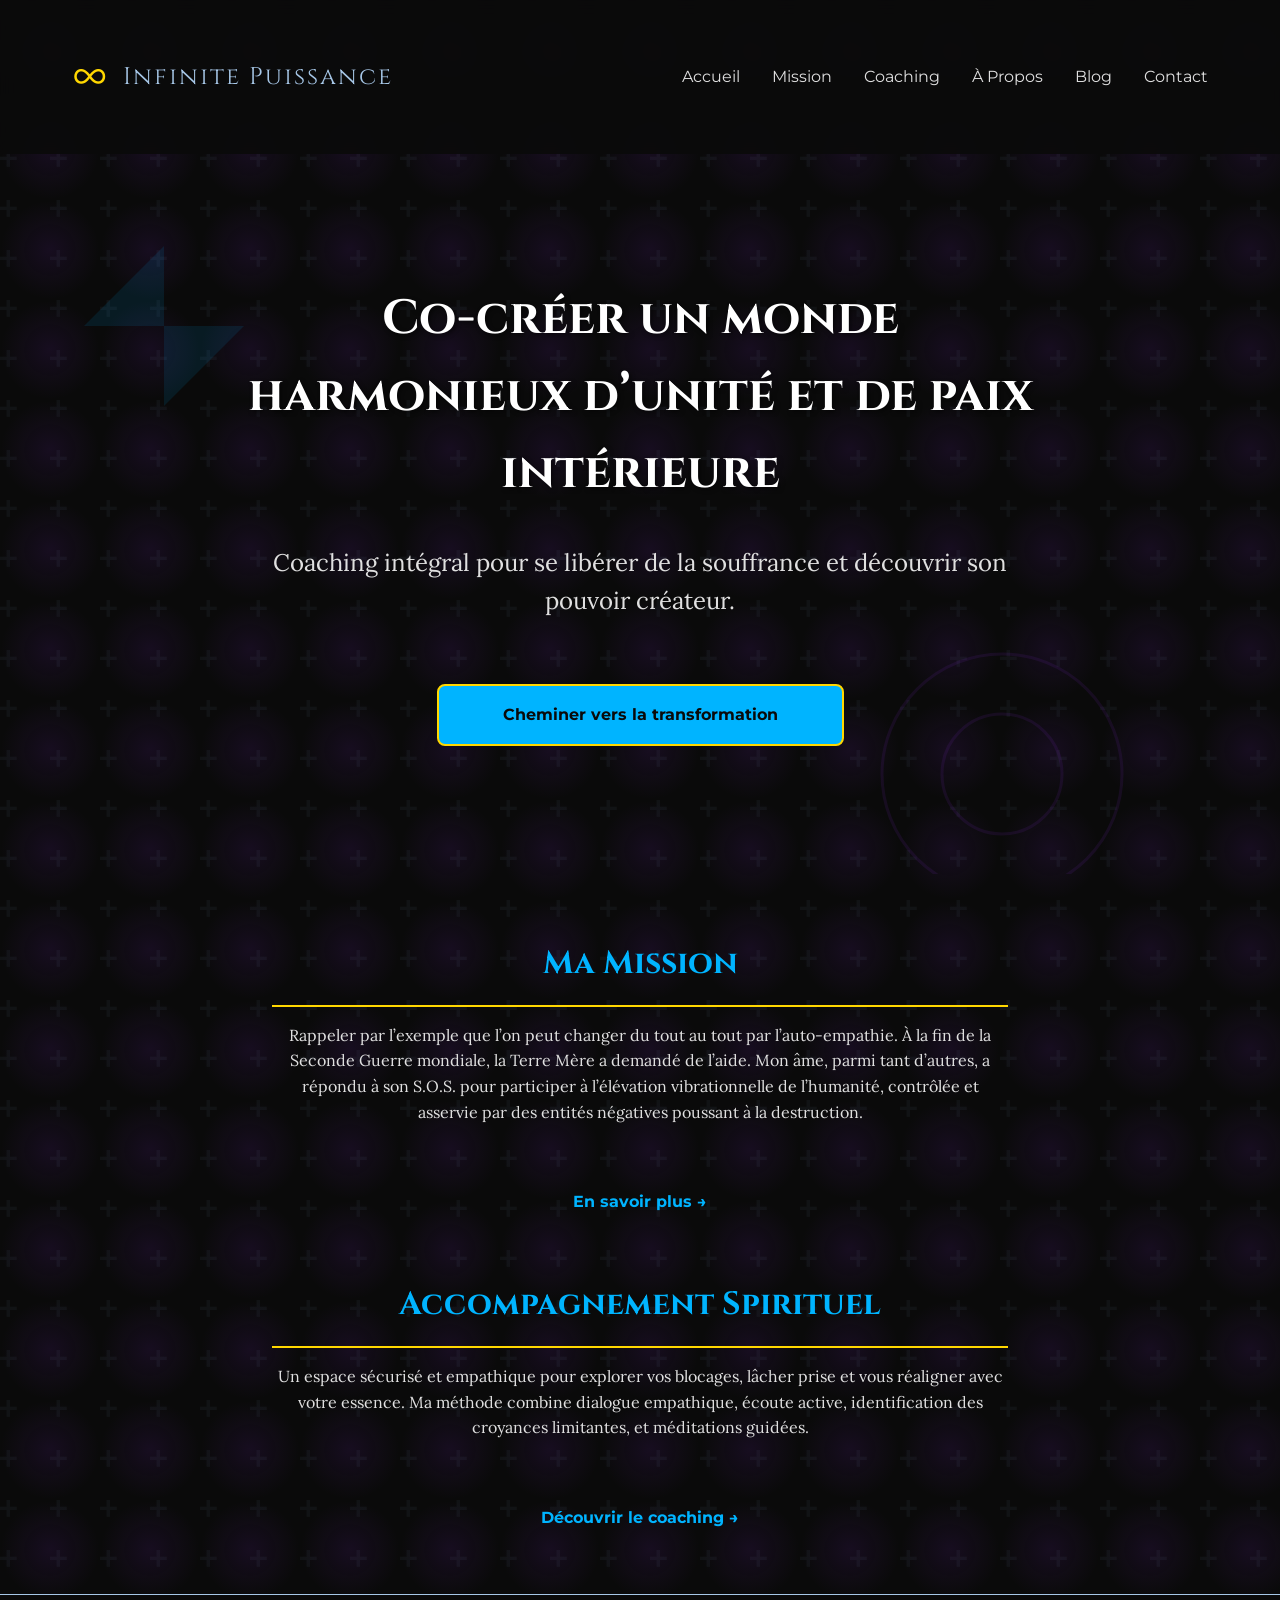
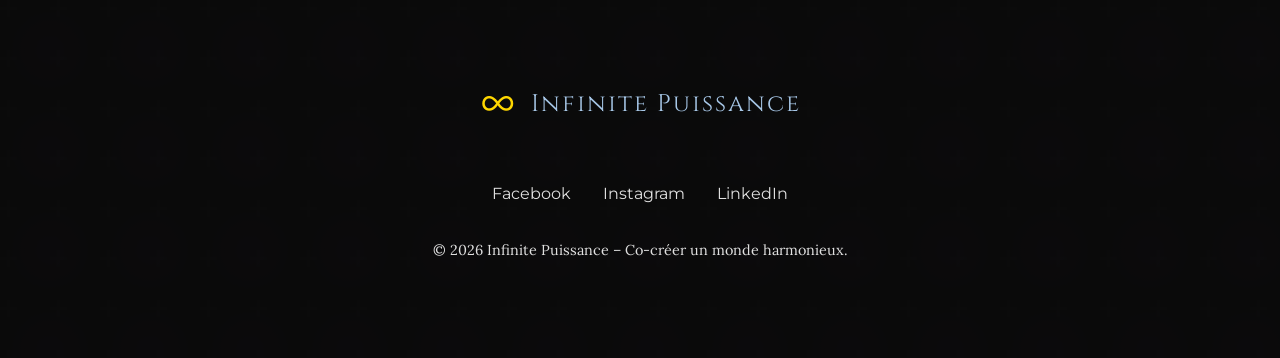
<file: index.html>
<!DOCTYPE html>
<html lang="fr">
<head>
    <meta charset="UTF-8">
    <meta name="viewport" content="width=device-width, initial-scale=1.0">
    <title>Infinite Puissance | Co-créer un monde harmonieux</title>
    <link rel="stylesheet" href="css/style.css">
    <link rel="icon" href="assets/images/favicon.ico" type="image/x-icon">
    <link rel="preconnect" href="https://fonts.googleapis.com">
    <link rel="preconnect" href="https://fonts.gstatic.com" crossorigin>
    <link href="https://fonts.googleapis.com/css2?family=Cinzel:wght@400;700&family=Lora:ital,wght@0,400;0,700;1,400&family=Montserrat:wght@400;700&display=swap" rel="stylesheet">
</head>
<body>
    <header>
        <div class="header-content">
            <a href="index.html" class="logo">
                <span class="logo-text" style="color: #FFD700;font-size: 3.5rem">∞</span>
                <span class="logo-text">Infinite Puissance</span>
            </a>
            <nav>
                <ul>
                    <li><a href="index.html">Accueil</a></li>
                    <li><a href="mission.html">Mission</a></li>
                    <li><a href="coaching.html">Coaching</a></li>
                    <li><a href="a-propos.html">À Propos</a></li>
                    <li><a href="blog/index.html">Blog</a></li>
                    <li><a href="contact.html">Contact</a></li>
                </ul>
            </nav>
        </div>
    </header>

    <main>
        <section class="hero">
            <div class="hero-content">
                <h1>Co-créer un monde harmonieux d’unité et de paix intérieure</h1>
                <p class="subtitle">Coaching intégral pour se libérer de la souffrance et découvrir son pouvoir créateur.</p>
                <a href="contact.html" class="cta-button">Cheminer vers la transformation</a>
            </div>
            <div class="hero-symbols">
                <div class="symbol merkaba"></div>
                <div class="symbol fleur-de-vie"></div>
            </div>
        </section>

        <section class="mission-preview">
            <h2>Ma Mission</h2>
            <p>
                Rappeler par l’exemple que l’on peut changer du tout au tout par l’auto-empathie.
                À la fin de la Seconde Guerre mondiale, la Terre Mère a demandé de l’aide. Mon âme, parmi tant d’autres, 
                a répondu à son S.O.S. pour participer à l’élévation vibrationnelle de l’humanité, contrôlée et asservie 
                par des entités négatives poussant à la destruction.
            </p>
            <a href="mission.html" class="read-more">En savoir plus →</a>
        </section>

        <section class="services-preview">
            <h2>Accompagnement Spirituel</h2>
            <p>
                Un espace sécurisé et empathique pour explorer vos blocages, lâcher prise et vous réaligner avec votre essence.
                Ma méthode combine dialogue empathique, écoute active, identification des croyances limitantes, et méditations guidées.
            </p>
            <a href="coaching.html" class="read-more">Découvrir le coaching →</a>
        </section>
    </main>

    <footer>
        <div class="footer-content">
            <div class="footer-logo">
                <span class="logo-text" style="color: #FFD700;font-size: 3.5rem">∞</span>
                <span class="logo-text">Infinite Puissance</span>
            </div>
            <div class="footer-links">
                <a href="https://www.facebook.com/JeanChristophe.Houbre/" target="_blank">Facebook</a>
                <a href="https://www.instagram.com/jeanchristophe.houbre/" target="_blank">Instagram</a>
                <a href="https://www.linkedin.com/in/jean-christophe-h-224909272/" target="_blank">LinkedIn</a>
            </div>
            <p class="copyright">© 2026 Infinite Puissance – Co-créer un monde harmonieux.</p>
        </div>
    </footer>
</body>
</html>
</file>
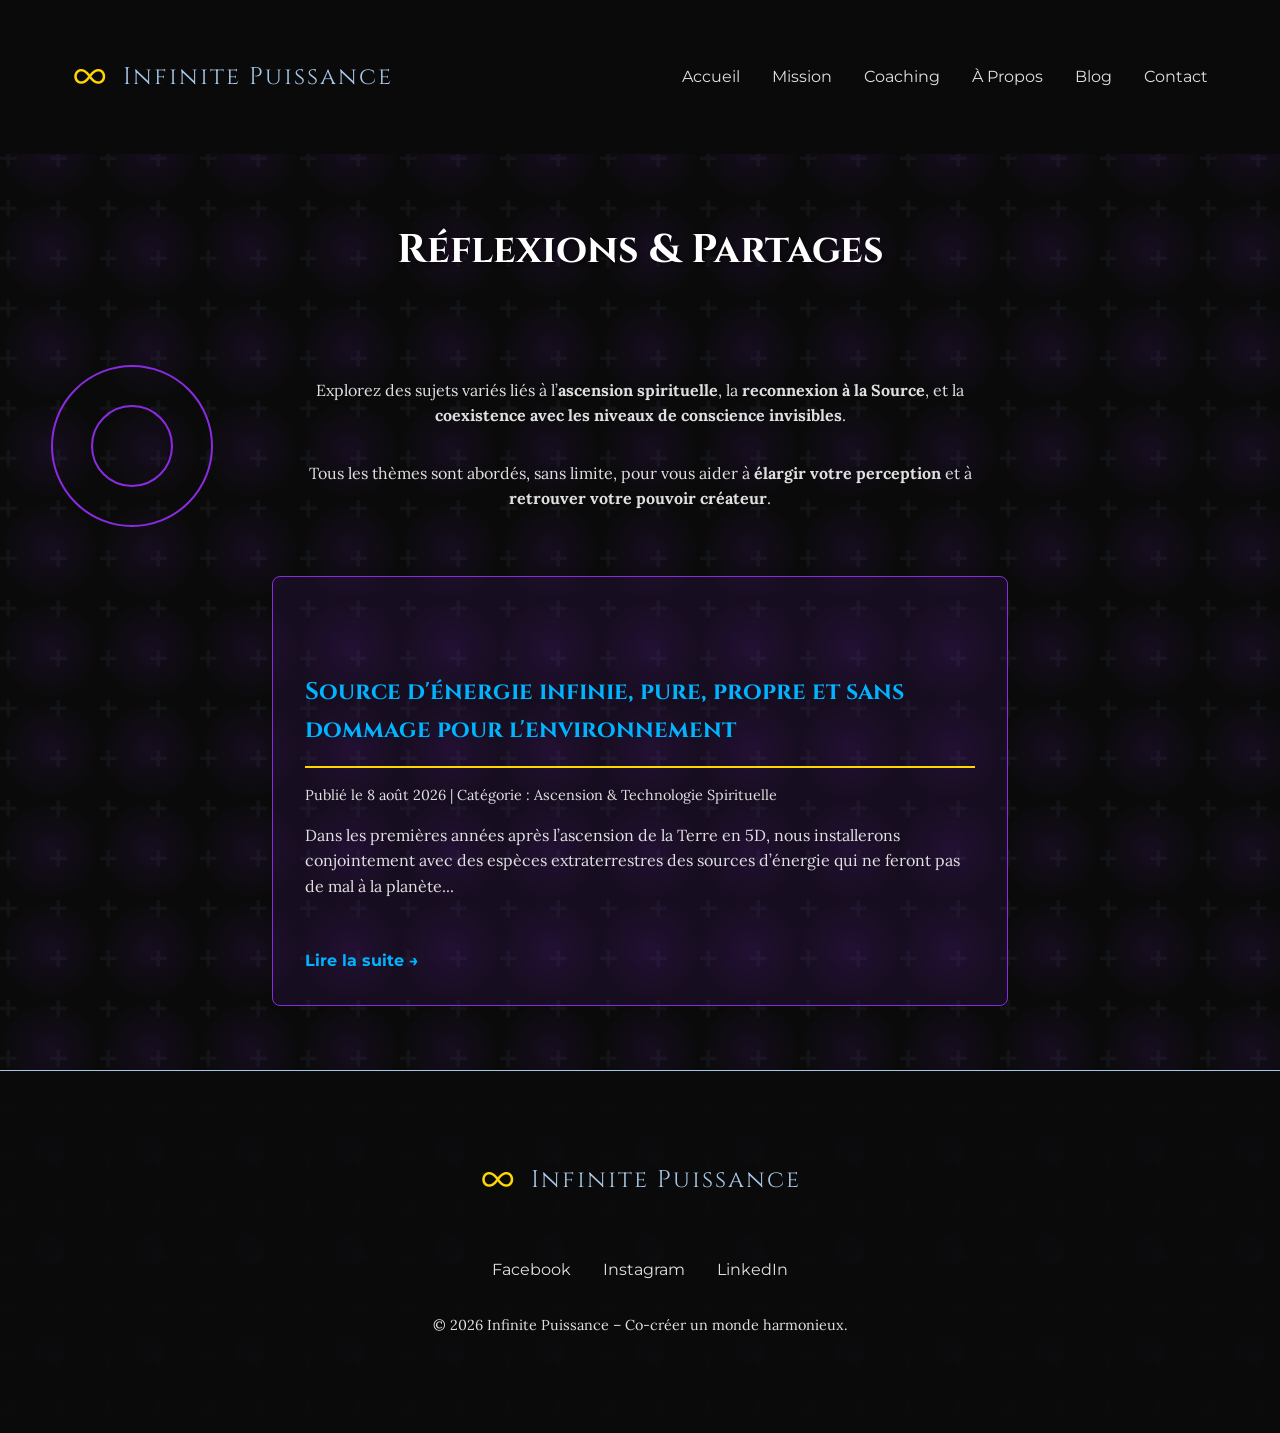
<file: blog/index.html>
<!DOCTYPE html>
<html lang="fr">
<head>
    <meta charset="UTF-8">
    <meta name="viewport" content="width=device-width, initial-scale=1.0">
    <title>Blog | Infinite Puissance</title>
    <link rel="stylesheet" href="../css/style.css">
    <link rel="icon" href="../assets/images/favicon.ico" type="image/x-icon">
    <link rel="preconnect" href="https://fonts.googleapis.com">
    <link rel="preconnect" href="https://fonts.gstatic.com" crossorigin>
    <link href="https://fonts.googleapis.com/css2?family=Cinzel:wght@400;700&family=Lora:ital,wght@0,400;0,700;1,400&family=Montserrat:wght@400;700&display=swap" rel="stylesheet">
</head>
<body>
    <header>
        <div class="header-content">
            <a href="index.html" class="logo">
                <span class="logo-text" style="color: #FFD700;font-size: 3.5rem">∞</span>
                <span class="logo-text">Infinite Puissance</span>
            </a>
            <nav>
                <ul>
                    <li><a href="../index.html">Accueil</a></li>
                    <li><a href="../mission.html">Mission</a></li>
                    <li><a href="../coaching.html">Coaching</a></li>
                    <li><a href="../a-propos.html">À Propos</a></li>
                    <li><a href="index.html">Blog</a></li>
                    <li><a href="../contact.html">Contact</a></li>
                </ul>
            </nav>
        </div>
    </header>

    <main>
        <section class="page-header">
            <h1>Réflexions & Partages</h1>
            <div class="symbol fleur-de-vie-large"></div>
        </section>

        <section class="blog-description">
            <p>
                Explorez des sujets variés liés à l’<strong>ascension spirituelle</strong>, la <strong>reconnexion à la Source</strong>, 
                et la <strong>coexistence avec les niveaux de conscience invisibles</strong>.
            </p>
            <p>
                Tous les thèmes sont abordés, sans limite, pour vous aider à <strong>élargir votre perception</strong> 
                et à <strong>retrouver votre pouvoir créateur</strong>.
            </p>
        </section>

        <section class="blog-list">
            <article class="blog-card">
                <h2><a href="source-energie-infinie.html">Source d'énergie infinie, pure, propre et sans dommage pour l'environnement</a></h2>
                <p class="blog-meta">Publié le 8 août 2026 | Catégorie : Ascension & Technologie Spirituelle</p>
                <p class="blog-excerpt">
                    Dans les premières années après l’ascension de la Terre en 5D, nous installerons conjointement avec des espèces extraterrestres 
                    des sources d’énergie qui ne feront pas de mal à la planète...
                </p>
                <a href="source-energie-infinie.html" class="read-more">Lire la suite →</a>
            </article>
        </section>
    </main>

    <footer>
        <div class="footer-content">
            <div class="footer-logo">
                <span class="logo-text" style="color: #FFD700;font-size: 3.5rem">∞</span>
                <span class="logo-text">Infinite Puissance</span>
            </div>
            <div class="footer-links">
                <a href="https://www.facebook.com/JeanChristophe.Houbre/" target="_blank">Facebook</a>
                <a href="https://www.instagram.com/jeanchristophe.houbre/" target="_blank">Instagram</a>
                <a href="https://www.linkedin.com/in/jean-christophe-h-224909272/" target="_blank">LinkedIn</a>
            </div>
            <p class="copyright">© 2026 Infinite Puissance – Co-créer un monde harmonieux.</p>
        </div>
    </footer>
</body>
</html>
</file>
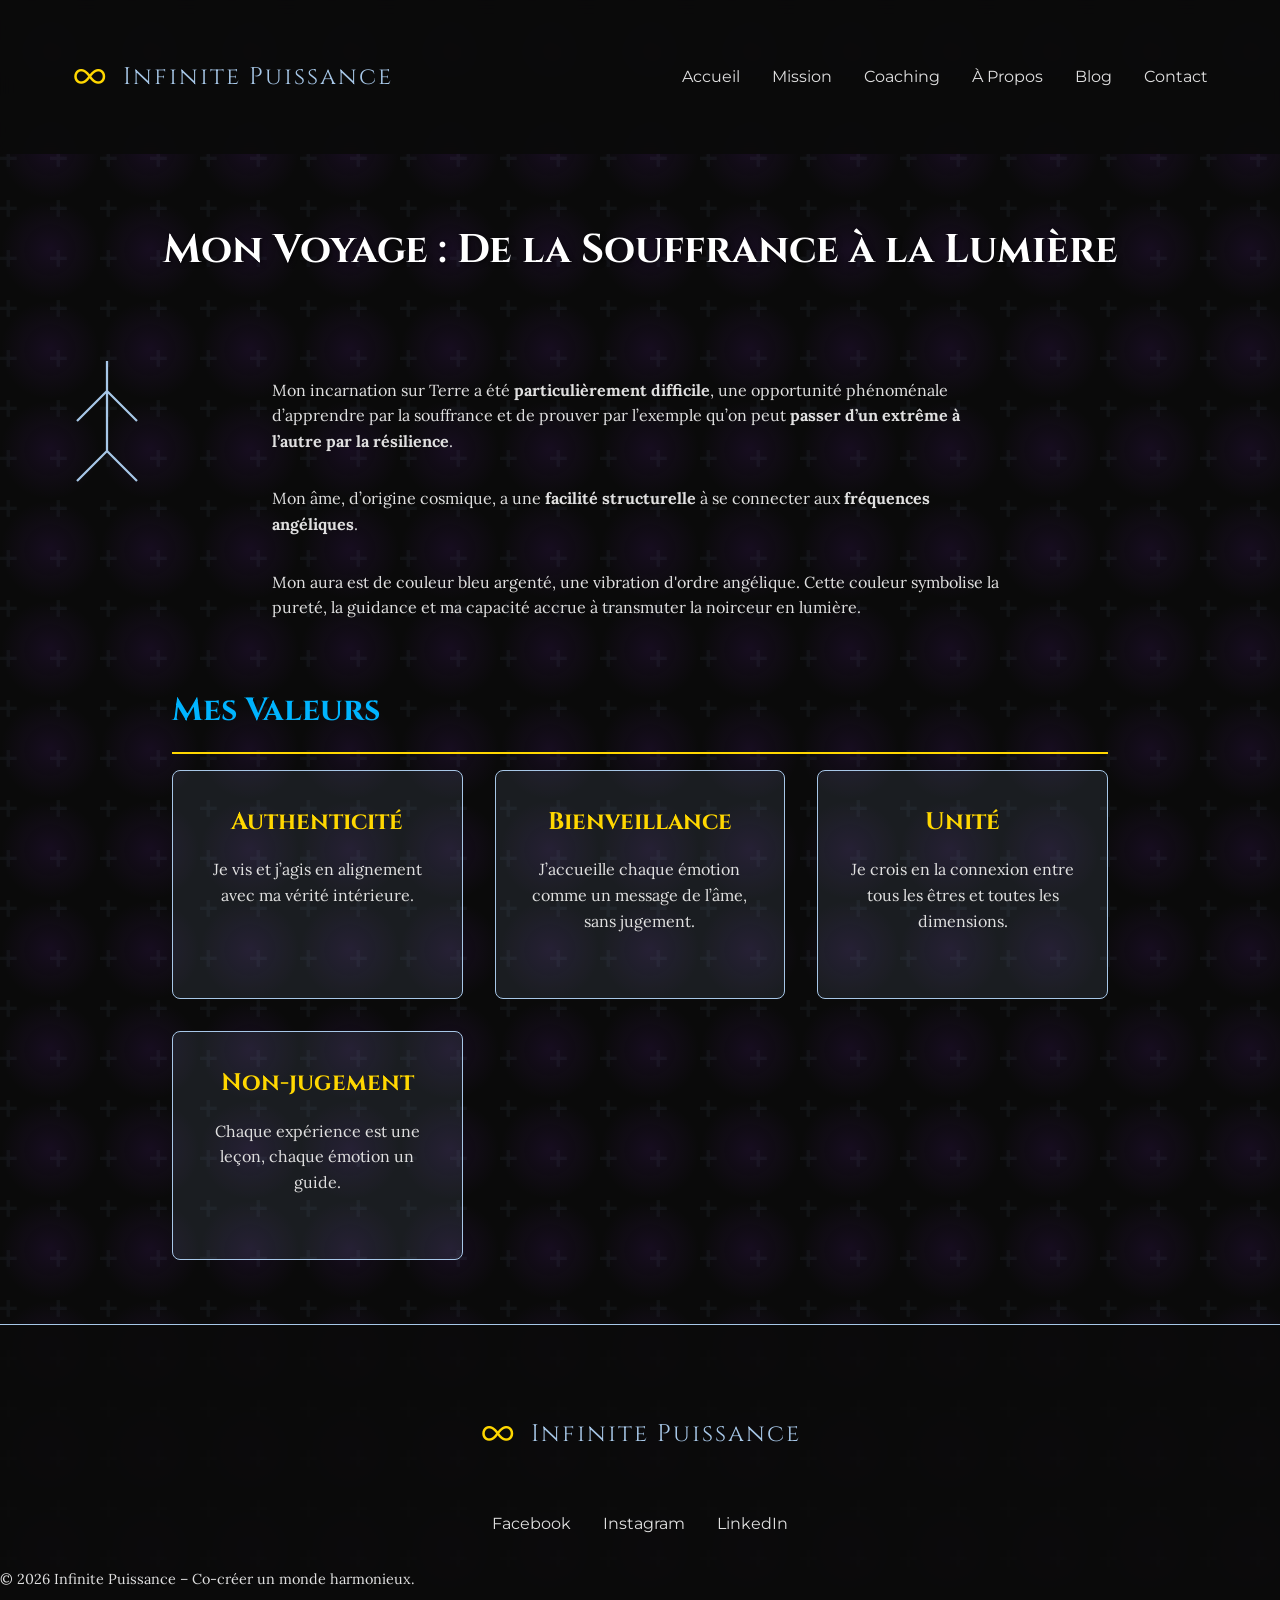
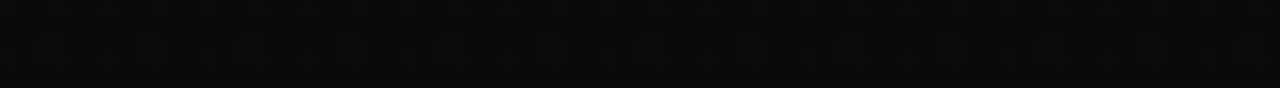
<file: a-propos.html>
<!DOCTYPE html>
<html lang="fr">
<head>
    <meta charset="UTF-8">
    <meta name="viewport" content="width=device-width, initial-scale=1.0">
    <title>À Propos | Infinite Puissance</title>
    <link rel="stylesheet" href="css/style.css">
    <link rel="icon" href="assets/images/favicon.ico" type="image/x-icon">
    <link rel="preconnect" href="https://fonts.googleapis.com">
    <link rel="preconnect" href="https://fonts.gstatic.com" crossorigin>
    <link href="https://fonts.googleapis.com/css2?family=Cinzel:wght@400;700&family=Lora:ital,wght@0,400;0,700;1,400&family=Montserrat:wght@400;700&display=swap" rel="stylesheet">
</head>
<body>
    <header>
        <div class="header-content">
            <a href="index.html" class="logo">
                <span class="logo-text" style="color: #FFD700;font-size: 3.5rem">∞</span>
                <span class="logo-text">Infinite Puissance</span>
            </a>
            <nav>
                <ul>
                    <li><a href="index.html">Accueil</a></li>
                    <li><a href="mission.html">Mission</a></li>
                    <li><a href="coaching.html">Coaching</a></li>
                    <li><a href="a-propos.html">À Propos</a></li>
                    <li><a href="blog/index.html">Blog</a></li>
                    <li><a href="contact.html">Contact</a></li>
                </ul>
            </nav>
        </div>
    </header>

    <main>
        <section class="page-header">
            <h1>Mon Voyage : De la Souffrance à la Lumière</h1>
            <div class="symbol arbre-de-vie"></div>
        </section>

        <section class="content-section">
            <p>
                Mon incarnation sur Terre a été <strong>particulièrement difficile</strong>, une opportunité phénoménale 
                d’apprendre par la souffrance et de prouver par l’exemple qu’on peut <strong>passer d’un extrême à l’autre par la résilience</strong>.
            </p>
            <p>
                Mon âme, d’origine cosmique, a une <strong>facilité structurelle</strong> à se connecter aux <strong>fréquences angéliques</strong>.
            </p>
            <p>
                Mon aura est de couleur bleu argenté, une vibration d'ordre angélique. Cette couleur symbolise la pureté, 
                la guidance et ma capacité accrue à transmuter la noirceur en lumière.
            </p>
        </section>

        <section class="values-section">
            <h2>Mes Valeurs</h2>
            <div class="values-grid">
                <div class="value-card">
                    <h3>Authenticité</h3>
                    <p>Je vis et j’agis en alignement avec ma vérité intérieure.</p>
                </div>
                <div class="value-card">
                    <h3>Bienveillance</h3>
                    <p>J’accueille chaque émotion comme un message de l’âme, sans jugement.</p>
                </div>
                <div class="value-card">
                    <h3>Unité</h3>
                    <p>Je crois en la connexion entre tous les êtres et toutes les dimensions.</p>
                </div>
                <div class="value-card">
                    <h3>Non-jugement</h3>
                    <p>Chaque expérience est une leçon, chaque émotion un guide.</p>
                </div>
            </div>
        </section>
    </main>

    <footer>
            <div class="footer-logo">
                <span class="logo-text" style="color: #FFD700;font-size: 3.5rem">∞</span>
                <span class="logo-text">Infinite Puissance</span>
            </div>
            <div class="footer-links">
                <a href="https://www.facebook.com/JeanChristophe.Houbre/" target="_blank">Facebook</a>
                <a href="https://www.instagram.com/jeanchristophe.houbre/" target="_blank">Instagram</a>
                <a href="https://www.linkedin.com/in/jean-christophe-h-224909272/" target="_blank">LinkedIn</a>
            </div>
            <p class="copyright">© 2026 Infinite Puissance – Co-créer un monde harmonieux.</p>
        </div>
    </footer>
</body>
</html>
</file>
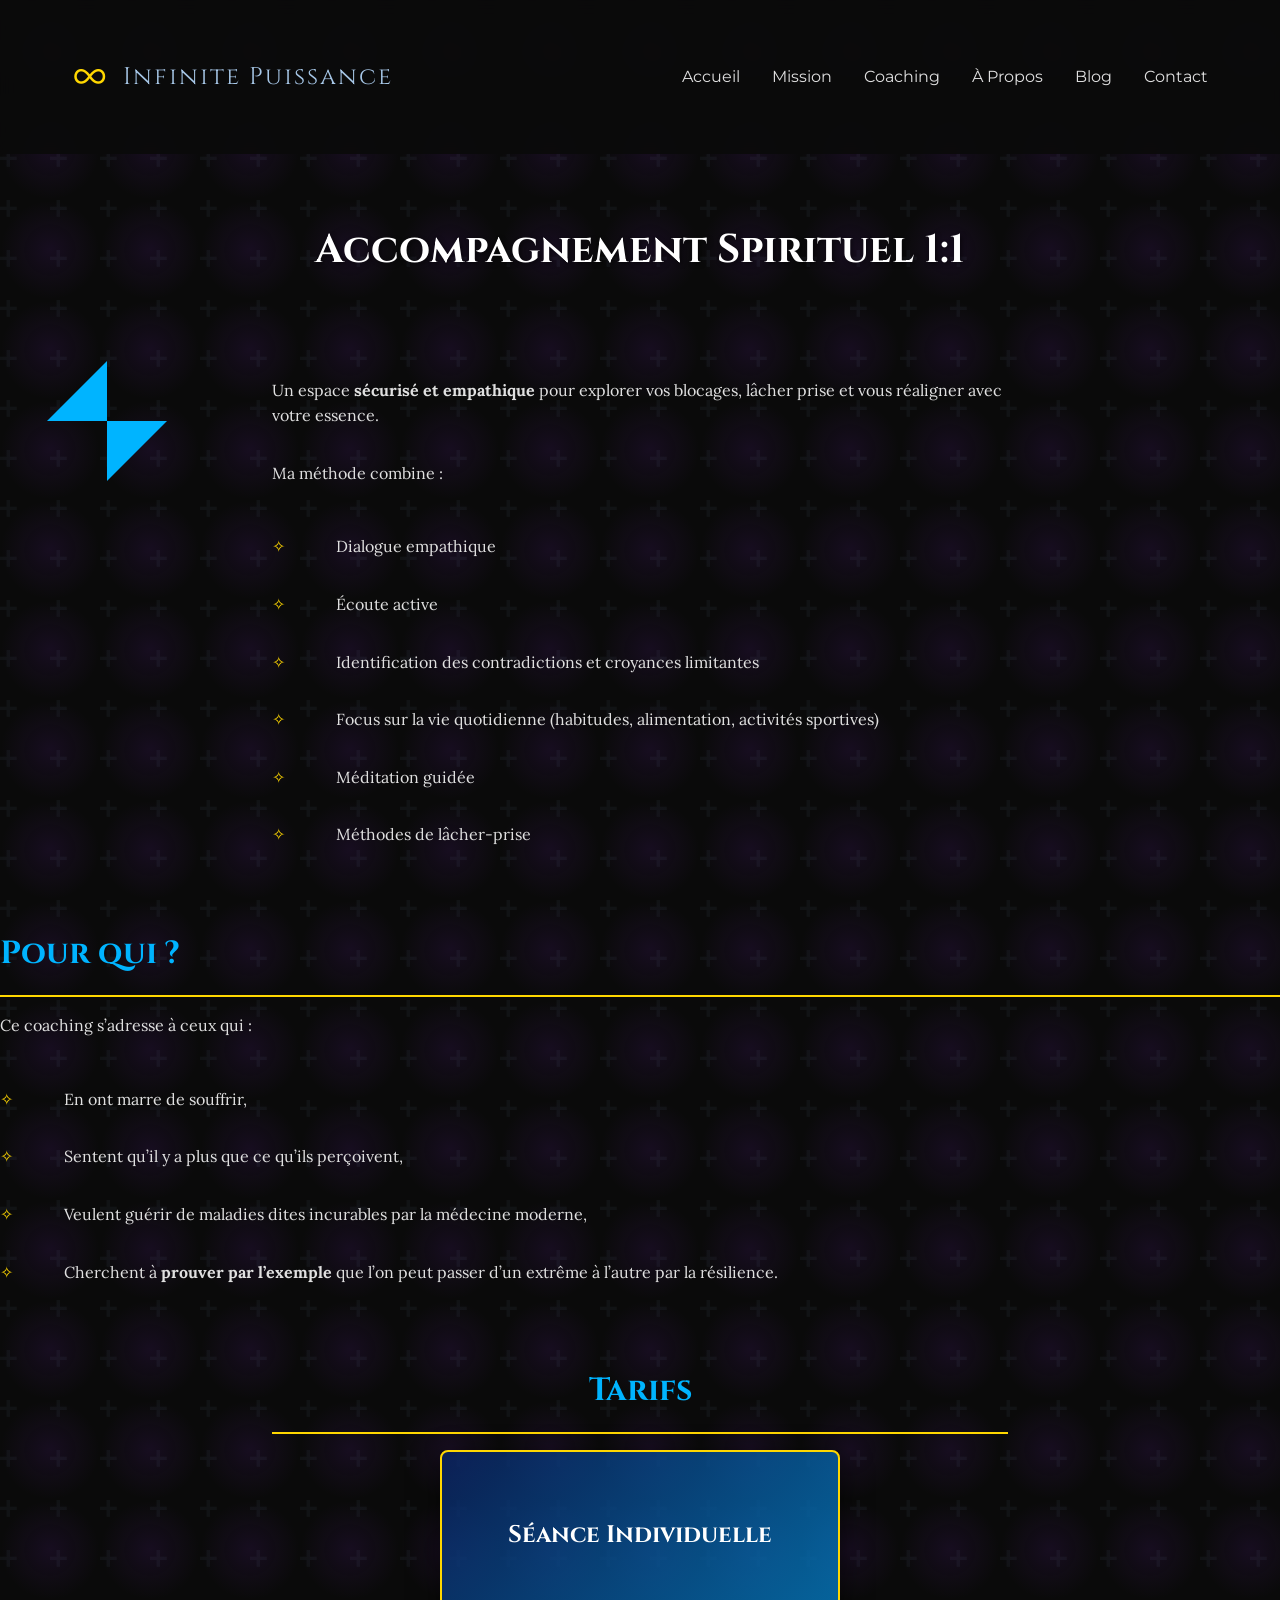
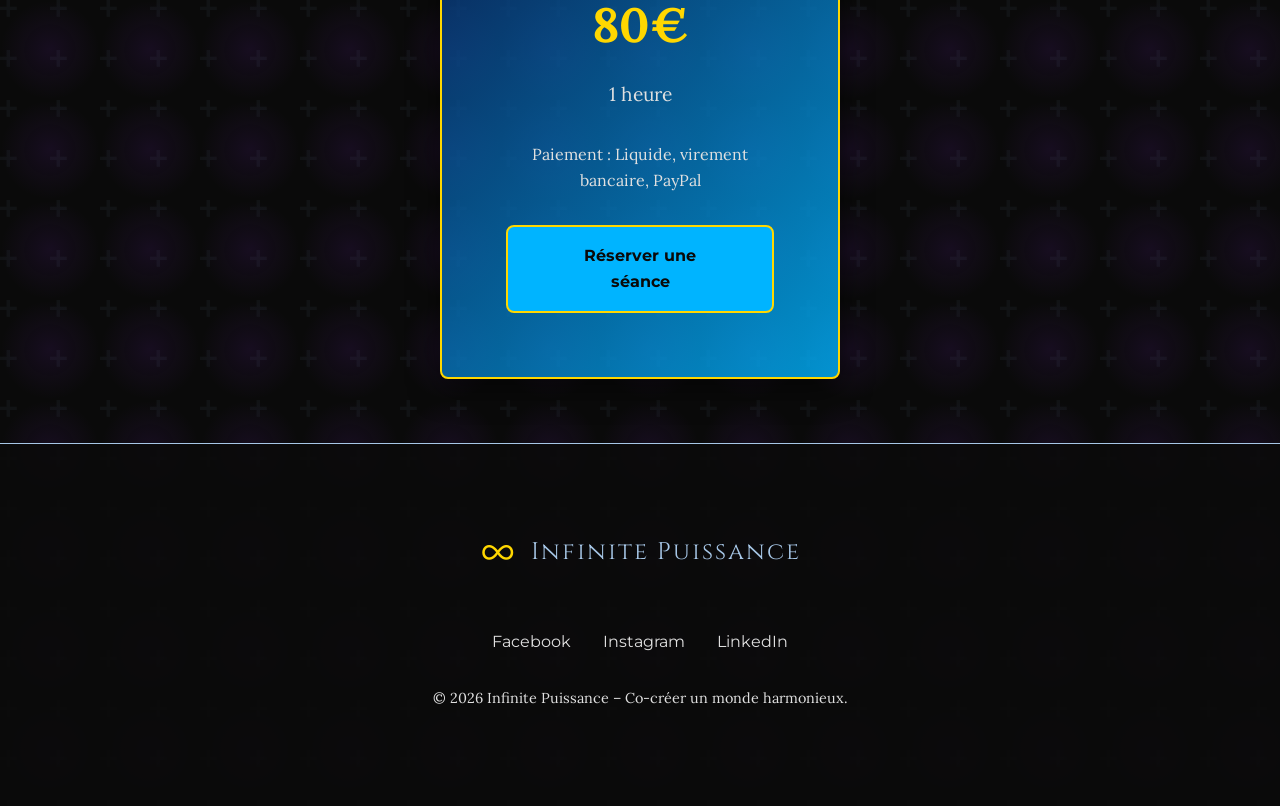
<file: coaching.html>
<!DOCTYPE html>
<html lang="fr">
<head>
    <meta charset="UTF-8">
    <meta name="viewport" content="width=device-width, initial-scale=1.0">
    <title>Coaching | Infinite Puissance</title>
    <link rel="stylesheet" href="css/style.css">
    <link rel="icon" href="assets/images/favicon.ico" type="image/x-icon">
    <link rel="preconnect" href="https://fonts.googleapis.com">
    <link rel="preconnect" href="https://fonts.gstatic.com" crossorigin>
    <link href="https://fonts.googleapis.com/css2?family=Cinzel:wght@400;700&family=Lora:ital,wght@0,400;0,700;1,400&family=Montserrat:wght@400;700&display=swap" rel="stylesheet">
</head>
<body>
    <header>
        <div class="header-content">
            <a href="index.html" class="logo">
                <span class="logo-text" style="color: #FFD700;font-size: 3.5rem">∞</span>
                <span class="logo-text">Infinite Puissance</span>
            </a>
            <nav>
                <ul>
                    <li><a href="index.html">Accueil</a></li>
                    <li><a href="mission.html">Mission</a></li>
                    <li><a href="coaching.html">Coaching</a></li>
                    <li><a href="a-propos.html">À Propos</a></li>
                    <li><a href="blog/index.html">Blog</a></li>
                    <li><a href="contact.html">Contact</a></li>
                </ul>
            </nav>
        </div>
    </header>

    <main>
        <section class="page-header">
            <h1>Accompagnement Spirituel 1:1</h1>
            <div class="symbol merkaba-large"></div>
        </section>

        <section class="content-section">
            <p>
                Un espace <strong>sécurisé et empathique</strong> pour explorer vos blocages, lâcher prise et vous réaligner avec votre essence.
            </p>
            <p>
                Ma méthode combine :
            </p>
            <ul class="method-list">
                <li>Dialogue empathique</li>
                <li>Écoute active</li>
                <li>Identification des contradictions et croyances limitantes</li>
                <li>Focus sur la vie quotidienne (habitudes, alimentation, activités sportives)</li>
                <li>Méditation guidée</li>
                <li>Méthodes de lâcher-prise</li>
            </ul>
        </section>

        <section class="target-section">
            <h2>Pour qui ?</h2>
            <p>
                Ce coaching s’adresse à ceux qui :
            </p>
            <ul class="target-list">
                <li>En ont marre de souffrir,</li>
                <li>Sentent qu’il y a plus que ce qu’ils perçoivent,</li>
                <li>Veulent guérir de maladies dites incurables par la médecine moderne,</li>
                <li>Cherchent à <strong>prouver par l’exemple</strong> que l’on peut passer d’un extrême à l’autre par la résilience.</li>
            </ul>
        </section>

        <section class="pricing-section">
            <h2>Tarifs</h2>
            <div class="pricing-card">
                <h3>Séance Individuelle</h3>
                <p class="price">80€</p>
                <p class="duration">1 heure</p>
                <p class="payment-methods">Paiement : Liquide, virement bancaire, PayPal</p>
                <a href="contact.html" class="cta-button">Réserver une séance</a>
            </div>
        </section>
    </main>

    <footer>
        <div class="footer-content">
            <div class="footer-logo">
                <span class="logo-text" style="color: #FFD700;font-size: 3.5rem">∞</span>
                <span class="logo-text">Infinite Puissance</span>
            </div>
            <div class="footer-links">
                <a href="https://www.facebook.com/JeanChristophe.Houbre/" target="_blank">Facebook</a>
                <a href="https://www.instagram.com/jeanchristophe.houbre/" target="_blank">Instagram</a>
                <a href="https://www.linkedin.com/in/jean-christophe-h-224909272/" target="_blank">LinkedIn</a>
            </div>
            <p class="copyright">© 2026 Infinite Puissance – Co-créer un monde harmonieux.</p>
        </div>
    </footer>
</body>
</html>
</file>
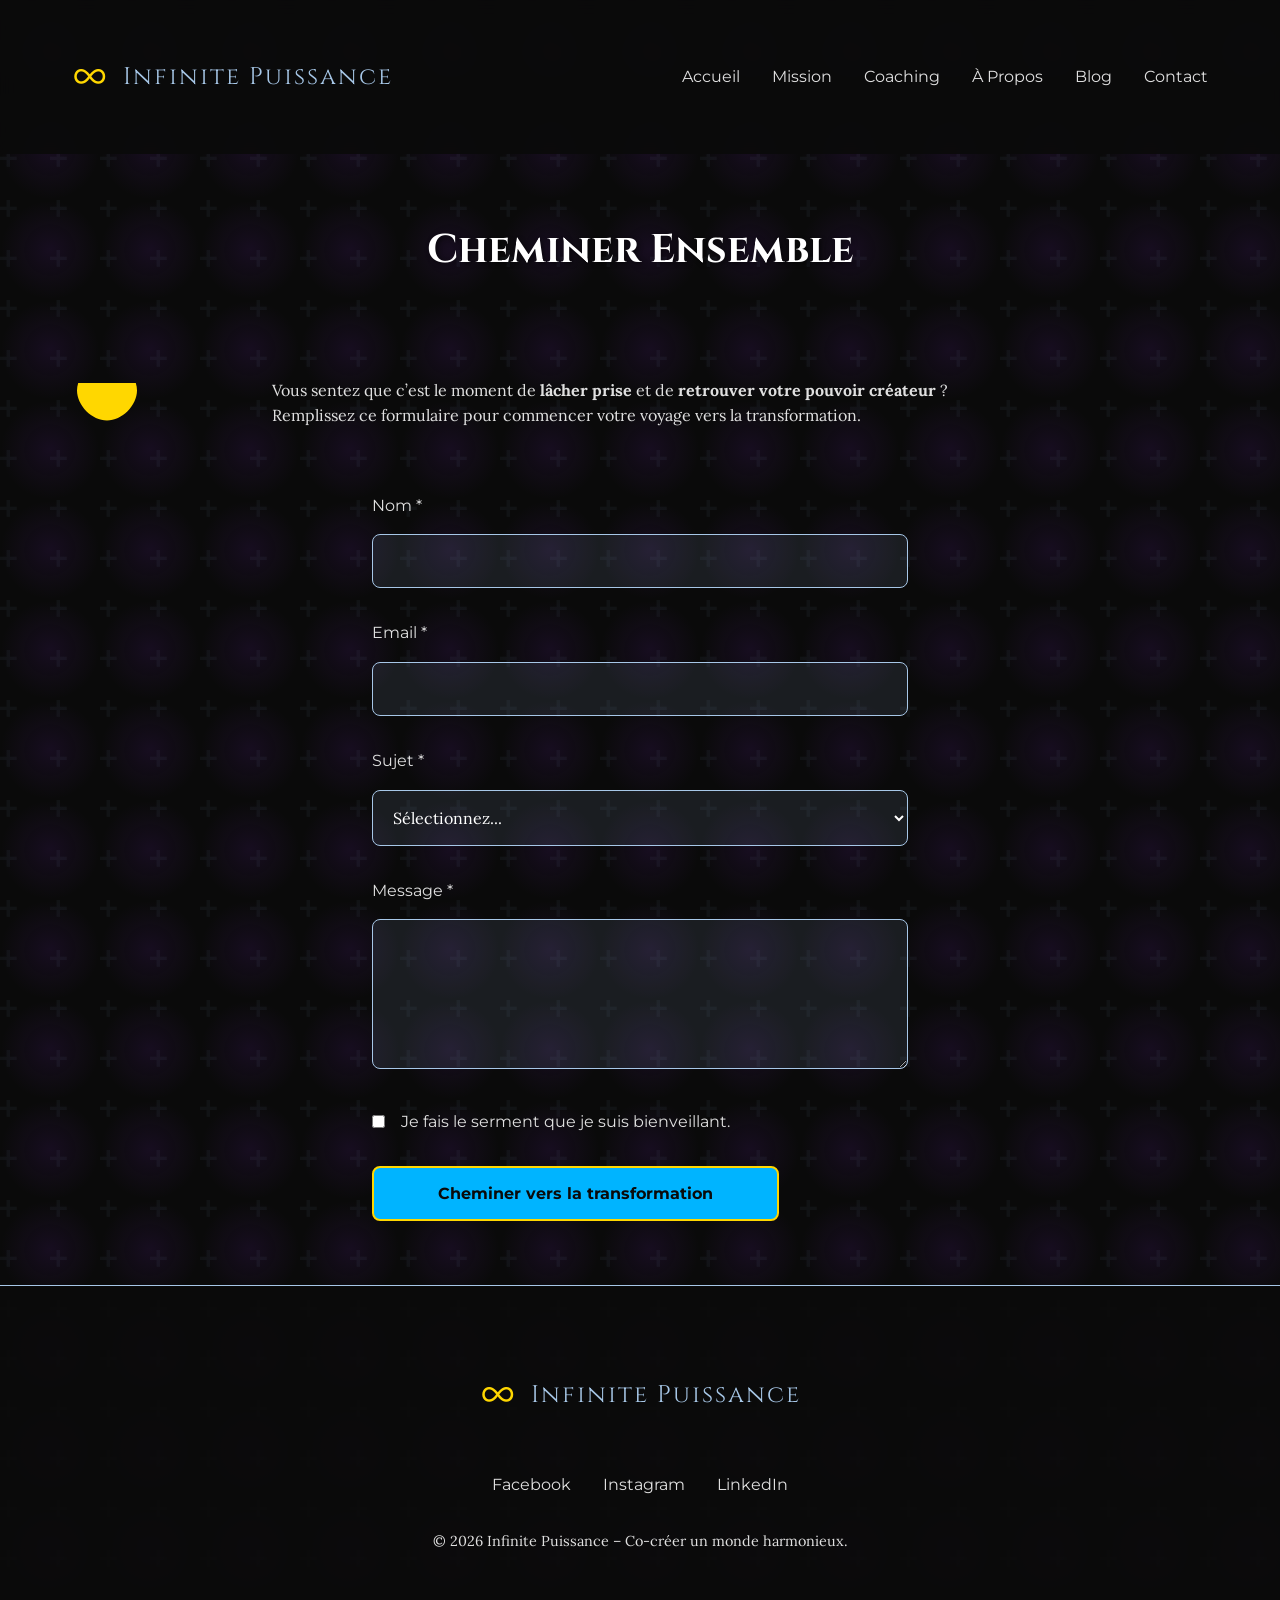
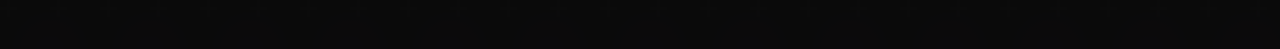
<file: contact.html>
<!DOCTYPE html>
<html lang="fr">
<head>
    <meta charset="UTF-8">
    <meta name="viewport" content="width=device-width, initial-scale=1.0">
    <title>Contact | Infinite Puissance</title>
    <link rel="stylesheet" href="css/style.css">
    <link rel="icon" href="assets/images/favicon.ico" type="image/x-icon">
    <link rel="preconnect" href="https://fonts.googleapis.com">
    <link rel="preconnect" href="https://fonts.gstatic.com" crossorigin>
    <link href="https://fonts.googleapis.com/css2?family=Cinzel:wght@400;700&family=Lora:ital,wght@0,400;0,700;1,400&family=Montserrat:wght@400;700&display=swap" rel="stylesheet">
</head>
<body>
    <header>
        <div class="header-content">
            <a href="index.html" class="logo">
                <span class="logo-text" style="color: #FFD700;font-size: 3.5rem">∞</span>
                <span class="logo-text">Infinite Puissance</span>
            </a>
            <nav>
                <ul>
                    <li><a href="index.html">Accueil</a></li>
                    <li><a href="mission.html">Mission</a></li>
                    <li><a href="coaching.html">Coaching</a></li>
                    <li><a href="a-propos.html">À Propos</a></li>
                    <li><a href="blog/index.html">Blog</a></li>
                    <li><a href="contact.html">Contact</a></li>
                </ul>
            </nav>
        </div>
    </header>

    <main>
        <section class="page-header">
            <h1>Cheminer Ensemble</h1>
            <div class="symbol oeil-horus"></div>
        </section>

        <section class="content-section">
            <p>
                Vous sentez que c’est le moment de <strong>lâcher prise</strong> et de <strong>retrouver votre pouvoir créateur</strong> ?
                Remplissez ce formulaire pour commencer votre voyage vers la transformation.
            </p>
        </section>

        <section class="contact-form-section">
            <form name="contact" method="POST" netlify netlify-honeypot="bot-field">
                <!-- Honeypot (anti-spam) -->
                <input type="hidden" name="bot-field" />

                <div class="form-group">
                    <label for="nom">Nom *</label>
                    <input type="text" id="nom" name="nom" required />
                </div>

                <div class="form-group">
                    <label for="email">Email *</label>
                    <input type="email" id="email" name="email" required />
                </div>

                <div class="form-group">
                    <label for="sujet">Sujet *</label>
                    <select id="sujet" name="sujet" required>
                        <option value="" disabled selected>Sélectionnez...</option>
                        <option value="coaching">Demande de coaching</option>
                        <option value="spirituel">Question spirituelle</option>
                        <option value="infos">Informations complémentaires</option>
                        <option value="premier-contact">Premier contact</option>
                        <option value="collaboration">Collaboration</option>
                    </select>
                </div>

                <div class="form-group">
                    <label for="message">Message *</label>
                    <textarea id="message" name="message" required></textarea>
                </div>

                <div class="form-group checkbox-group">
                    <input type="checkbox" id="serment" name="serment" required />
                    <label for="serment">Je fais le serment que je suis bienveillant.</label>
                </div>

                <button type="submit" class="cta-button">Cheminer vers la transformation</button>
            </form>
        </section>
    </main>

    <footer>
        <div class="footer-content">
            <div class="footer-logo">
                <span class="logo-text" style="color: #FFD700;font-size: 3.5rem">∞</span>
                <span class="logo-text">Infinite Puissance</span>
            </div>
            <div class="footer-links">
                <a href="https://www.facebook.com/JeanChristophe.Houbre/" target="_blank">Facebook</a>
                <a href="https://www.instagram.com/jeanchristophe.houbre/" target="_blank">Instagram</a>
                <a href="https://www.linkedin.com/in/jean-christophe-h-224909272/" target="_blank">LinkedIn</a>
            </div>
            <p class="copyright">© 2026 Infinite Puissance – Co-créer un monde harmonieux.</p>
        </div>
    </footer>
</body>
</html>
</file>
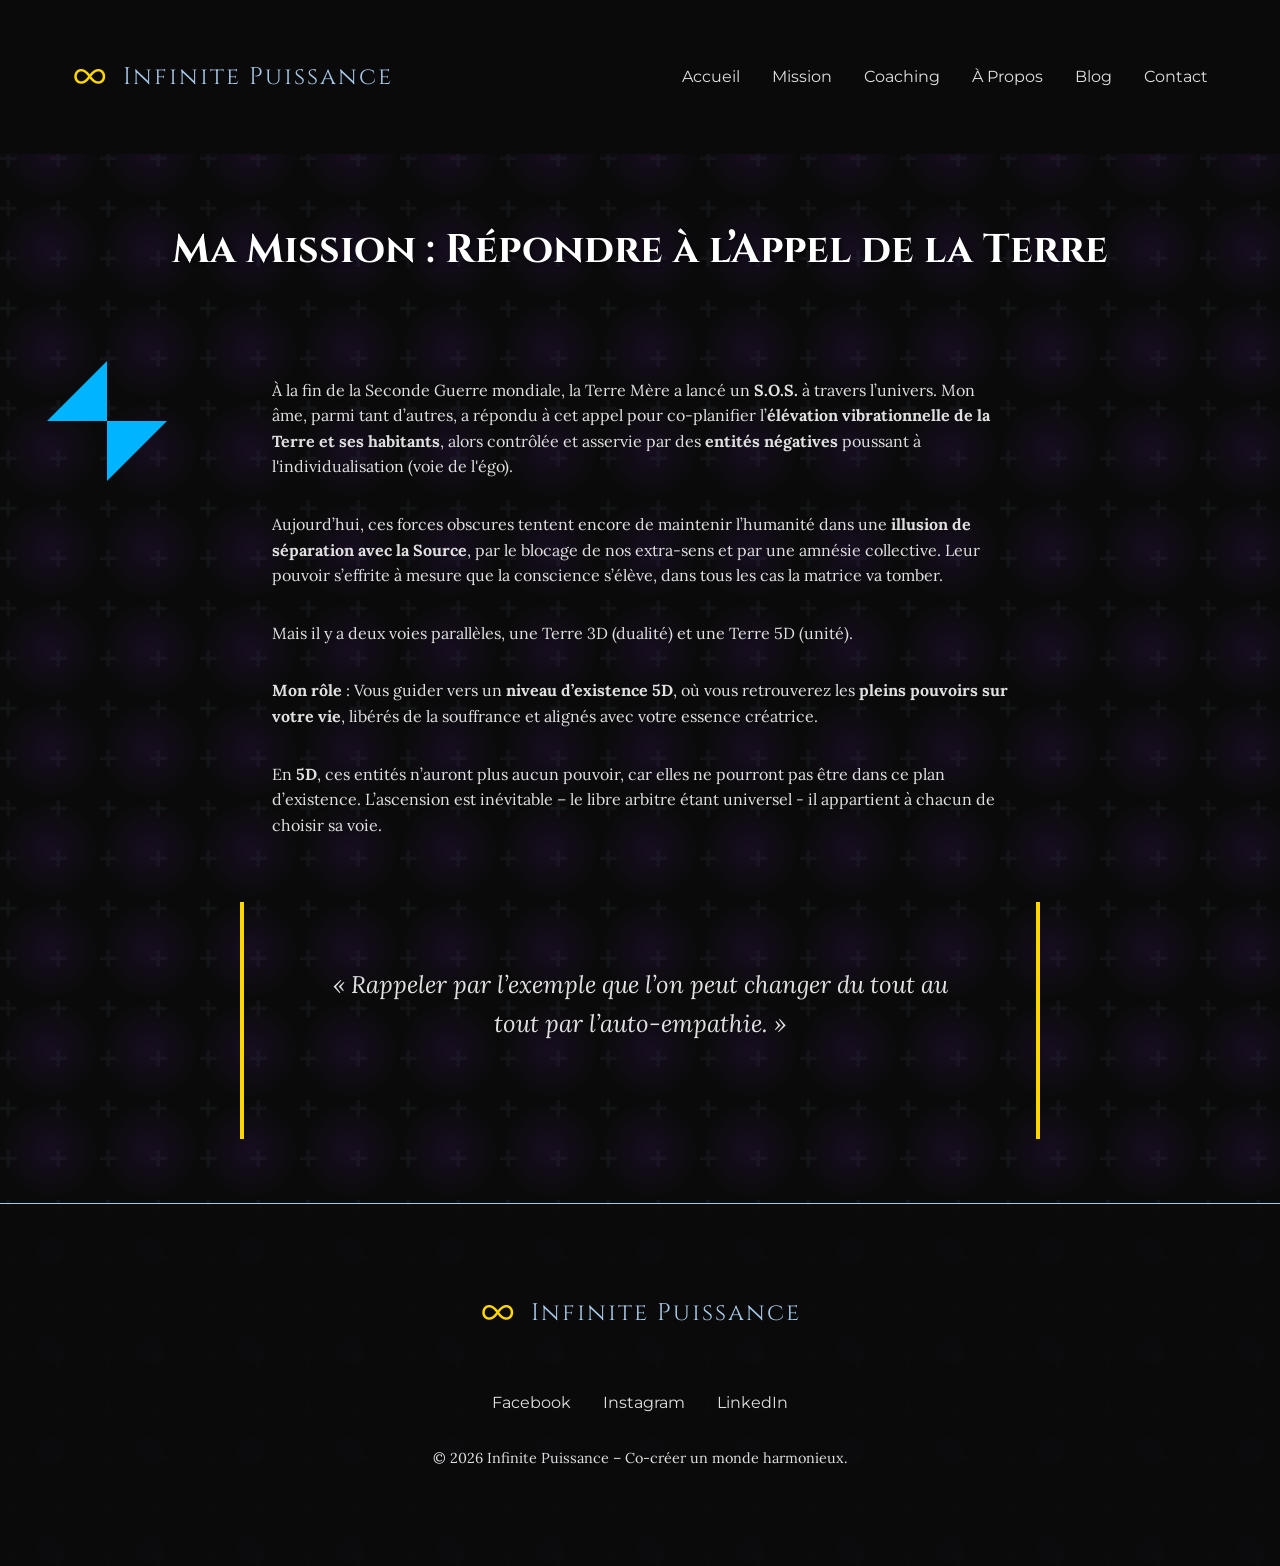
<file: mission.html>
<!DOCTYPE html>
<html lang="fr">
<head>
    <meta charset="UTF-8">
    <meta name="viewport" content="width=device-width, initial-scale=1.0">
    <title>Mission | Infinite Puissance</title>
    <link rel="stylesheet" href="css/style.css">
    <link rel="icon" href="assets/images/favicon.ico" type="image/x-icon">
    <link rel="preconnect" href="https://fonts.googleapis.com">
    <link rel="preconnect" href="https://fonts.gstatic.com" crossorigin>
    <link href="https://fonts.googleapis.com/css2?family=Cinzel:wght@400;700&family=Lora:ital,wght@0,400;0,700;1,400&family=Montserrat:wght@400;700&display=swap" rel="stylesheet">
</head>
<body>
    <header>
        <div class="header-content">
            <a href="index.html" class="logo">
                <span class="logo-text" style="color: #FFD700;font-size: 3.5rem">∞</span>
                <span class="logo-text">Infinite Puissance</span>
            </a>
            <nav>
                <ul>
                    <li><a href="index.html">Accueil</a></li>
                    <li><a href="mission.html">Mission</a></li>
                    <li><a href="coaching.html">Coaching</a></li>
                    <li><a href="a-propos.html">À Propos</a></li>
                    <li><a href="blog/index.html">Blog</a></li>
                    <li><a href="contact.html">Contact</a></li>
                </ul>
            </nav>
        </div>
    </header>

    <main>
        <section class="page-header">
            <h1>Ma Mission : Répondre à l’Appel de la Terre</h1>
            <div class="symbol merkaba-large"></div>
        </section>

        <section class="content-section">
            <p>
                À la fin de la Seconde Guerre mondiale, la Terre Mère a lancé un <strong>S.O.S.</strong> à travers l’univers. 
                Mon âme, parmi tant d’autres, a répondu à cet appel pour co-planifier l’<strong>élévation vibrationnelle de la Terre et ses habitants</strong>, 
                alors contrôlée et asservie par des <strong>entités négatives</strong> poussant à l'individualisation (voie de l'égo).
            </p>
            <p>
                Aujourd’hui, ces forces obscures tentent encore de maintenir l’humanité dans une <strong>illusion de séparation avec la Source</strong>, 
                par le blocage de nos extra-sens et par une amnésie collective. Leur pouvoir s’effrite à mesure que la conscience s’élève, 
                dans tous les cas la matrice va tomber.
            </p>
            <p>
                Mais il y a deux voies parallèles, une Terre 3D (dualité) et une Terre 5D (unité).
            </p>
            <p>
                <strong>Mon rôle</strong> : Vous guider vers un <strong>niveau d’existence 5D</strong>, où vous retrouverez les <strong>pleins pouvoirs sur votre vie</strong>, 
                libérés de la souffrance et alignés avec votre essence créatrice.
            </p>
            <p>
                En <strong>5D</strong>, ces entités n’auront plus aucun pouvoir, car elles ne pourront pas être dans ce plan d’existence. 
                L’ascension est inévitable – le libre arbitre étant universel - il appartient à chacun de choisir sa voie.
            </p>
        </section>

        <section class="quote-section">
            <blockquote>
                <p>« Rappeler par l’exemple que l’on peut changer du tout au tout par l’auto-empathie. »</p>
            </blockquote>
        </section>
    </main>

    <footer>
        <div class="footer-content">
            <div class="footer-logo">
                <span class="logo-text" style="color: #FFD700;font-size: 3.5rem">∞</span>
                <span class="logo-text">Infinite Puissance</span>
            </div>
            <div class="footer-links">
                <a href="https://www.facebook.com/JeanChristophe.Houbre/" target="_blank">Facebook</a>
                <a href="https://www.instagram.com/jeanchristophe.houbre/" target="_blank">Instagram</a>
                <a href="https://www.linkedin.com/in/jean-christophe-h-224909272/" target="_blank">LinkedIn</a>
            </div>
            <p class="copyright">© 2026 Infinite Puissance – Co-créer un monde harmonieux.</p>
        </div>
    </footer>
</body>
</html>
</file>
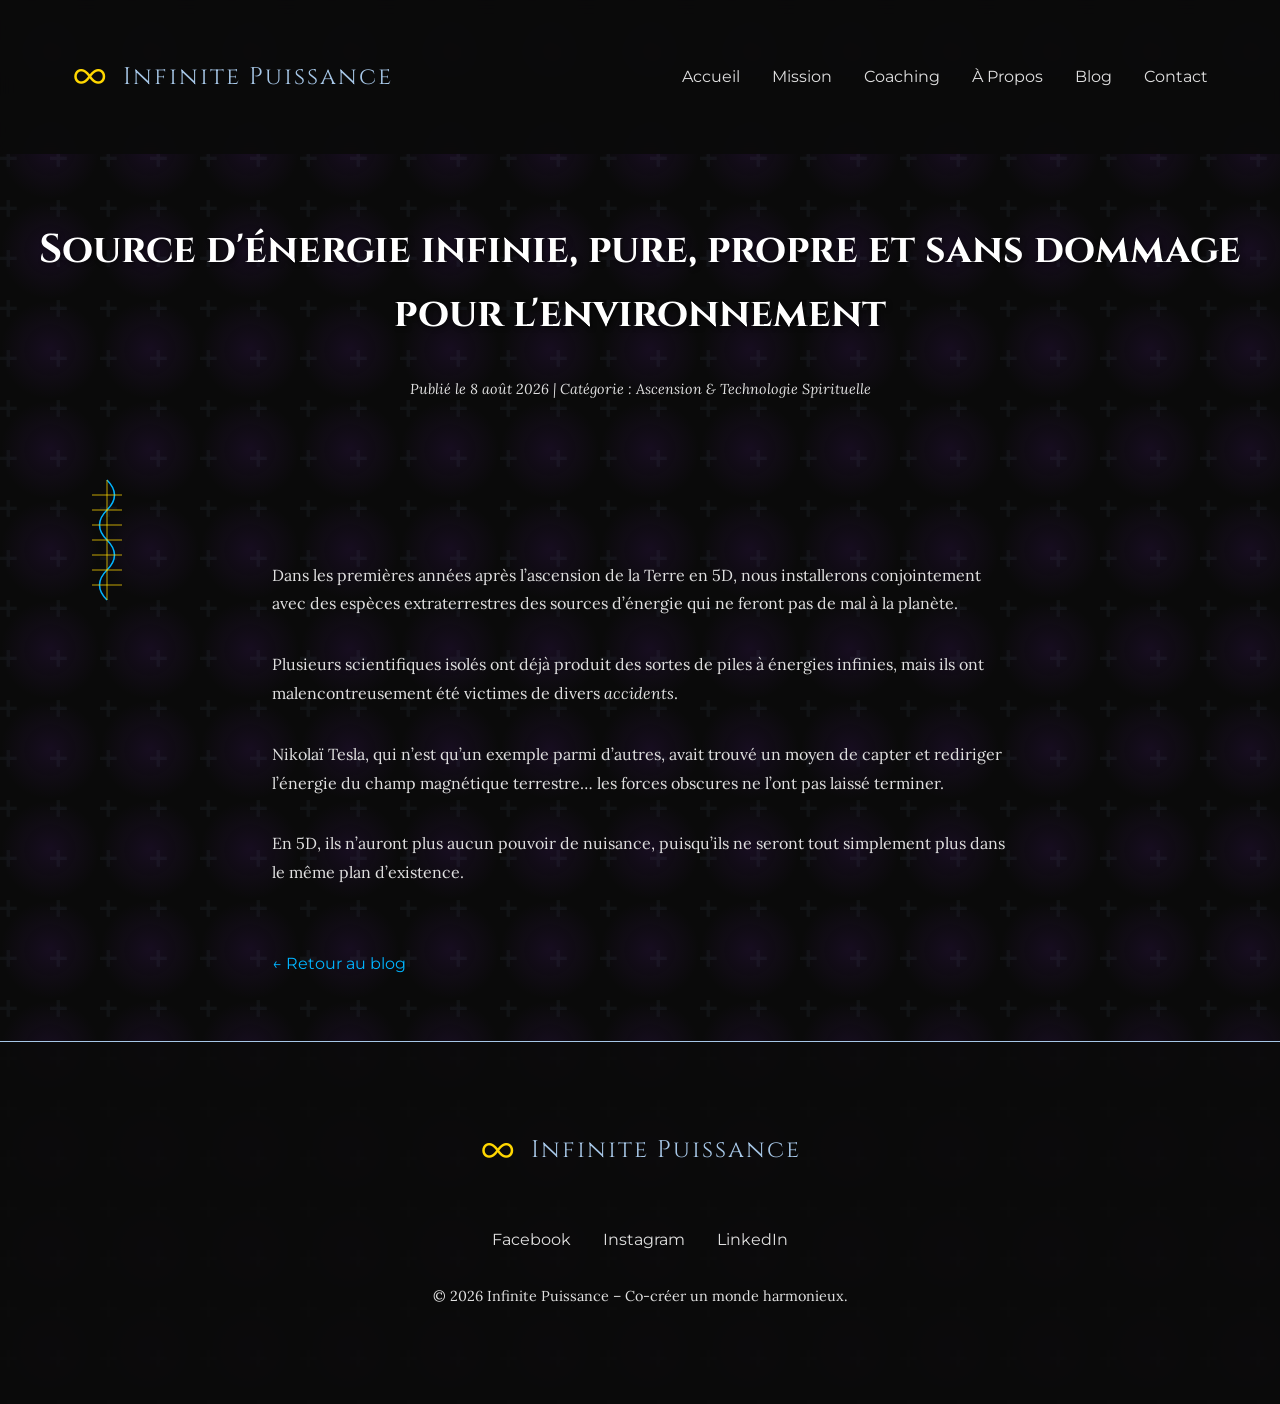
<file: blog/source-energie-infinie.html>
<!DOCTYPE html>
<html lang="fr">
<head>
    <meta charset="UTF-8">
    <meta name="viewport" content="width=device-width, initial-scale=1.0">
    <title>Source d'énergie infinie | Infinite Puissance</title>
    <link rel="stylesheet" href="../css/style.css">
    <link rel="icon" href="../assets/images/favicon.ico" type="image/x-icon">
    <link rel="preconnect" href="https://fonts.googleapis.com">
    <link rel="preconnect" href="https://fonts.gstatic.com" crossorigin>
    <link href="https://fonts.googleapis.com/css2?family=Cinzel:wght@400;700&family=Lora:ital,wght@0,400;0,700;1,400&family=Montserrat:wght@400;700&display=swap" rel="stylesheet">
</head>
<body>
    <header>
        <div class="header-content">
            <a href="index.html" class="logo">
                <span class="logo-text" style="color: #FFD700;font-size: 3.5rem">∞</span>
                <span class="logo-text">Infinite Puissance</span>
            </a>
            <nav>
                <ul>
                    <li><a href="../index.html">Accueil</a></li>
                    <li><a href="../mission.html">Mission</a></li>
                    <li><a href="../coaching.html">Coaching</a></li>
                    <li><a href="../a-propos.html">À Propos</a></li>
                    <li><a href="index.html">Blog</a></li>
                    <li><a href="../contact.html">Contact</a></li>
                </ul>
            </nav>
        </div>
    </header>

    <main>
        <section class="page-header">
            <h1>Source d'énergie infinie, pure, propre et sans dommage pour l'environnement</h1>
            <p class="blog-meta">Publié le 8 août 2026 | Catégorie : Ascension & Technologie Spirituelle</p>
            <div class="symbol tesla-coil"></div>
        </section>

        <section class="blog-content">
            <p>
                Dans les premières années après l’ascension de la Terre en 5D, nous installerons conjointement avec des espèces extraterrestres 
                des sources d’énergie qui ne feront pas de mal à la planète.
            </p>
            <p>
                Plusieurs scientifiques isolés ont déjà produit des sortes de piles à énergies infinies, mais ils ont malencontreusement été victimes 
                de divers <em>accidents</em>.
            </p>
            <p>
                Nikolaï Tesla, qui n’est qu’un exemple parmi d’autres, avait trouvé un moyen de capter et rediriger l’énergie du champ magnétique terrestre… 
                les forces obscures ne l’ont pas laissé terminer.
            </p>
            <p>
                En 5D, ils n’auront plus aucun pouvoir de nuisance, puisqu’ils ne seront tout simplement plus dans le même plan d’existence.
            </p>
        </section>

        <section class="blog-navigation">
            <a href="index.html" class="back-to-blog">← Retour au blog</a>
        </section>
    </main>

    <footer>
        <div class="footer-content">
            <div class="footer-logo">
                <span class="logo-text" style="color: #FFD700;font-size: 3.5rem">∞</span>
                <span class="logo-text">Infinite Puissance</span>
            </div>
            <div class="footer-links">
                <a href="https://www.facebook.com/JeanChristophe.Houbre/" target="_blank">Facebook</a>
                <a href="https://www.instagram.com/jeanchristophe.houbre/" target="_blank">Instagram</a>
                <a href="https://www.linkedin.com/in/jean-christophe-h-224909272/" target="_blank">LinkedIn</a>
            </div>
            <p class="copyright">© 2026 Infinite Puissance – Co-créer un monde harmonieux.</p>
        </div>
    </footer>
</body>
</html>
</file>
<file: css/style.css>
/* ============================================
   Infinite Puissance - Styles Principaux
   ============================================ */

/* Variables CSS */
:root {
    /* Couleurs */
    --color-primary: #A7C7E7;       /* Bleu argenté */
    --color-secondary: #00B4FF;     /* Bleu électrique */
    --color-accent: #FFD700;        /* Or */
    --color-spiritual: #8A2BE2;     /* Violet */
    --color-deep-blue: #0A2463;     /* Bleu marine */
    --color-bg-dark: #0A0A0A;       /* Noir profond */
    --color-text-light: #FFFFFF;    /* Blanc */
    --color-text-secondary: #E0E0E0; /* Gris clair */
    
    /* Polices */
    --font-title: 'Cinzel', serif;
    --font-body: 'Lora', serif;
    --font-button: 'Montserrat', sans-serif;
    
    /* Espacements */
    --spacing-small: 1rem;
    --spacing-medium: 2rem;
    --spacing-large: 4rem;
    
    /* Bordures */
    --border-radius: 8px;
}

/* Reset & Base */
*, *::before, *::after {
    margin: 0;
    padding: 0;
    box-sizing: border-box;
}

html {
    scroll-behavior: smooth;
}

body {
    font-family: var(--font-body);
    background-color: var(--color-bg-dark);
    color: var(--color-text-light);
    line-height: 1.6;
    background-image: 
        radial-gradient(ellipse at center, rgba(138, 43, 226, 0.1) 0%, transparent 70%),
        url("data:image/svg+xml,%3Csvg width='60' height='60' viewBox='0 0 60 60' xmlns='http://www.w3.org/2000/svg'%3E%3Cg fill='none' fill-rule='evenodd'%3E%3Cg fill='%23A7C7E7' fill-opacity='0.05'%3E%3Cpath d='M36 34v-4h-2v4h-4v2h4v4h2v-4h4v-2h-4zm0-30V0h-2v4h-4v2h4v4h2V6h4V4h-4zM6 34v-4H4v4H0v2h4v4h2v-4h4v-2H6zM6 4V0H4v4H0v2h4v4h2V6h4V4H6z'/%3E%3C/g%3E%3C/g%3E%3C/svg%3E");
    background-size: 100px 100px;
}

/* Typographie */
h1, h2, h3, h4, h5, h6 {
    font-family: var(--font-title);
    font-weight: 700;
    color: var(--color-primary);
    margin-bottom: var(--spacing-small);
}

h1 {
    font-size: 2.5rem;
    color: var(--color-text-light);
    text-shadow: 2px 2px 4px rgba(0, 0, 0, 0.5);
}

h2 {
    font-size: 2rem;
    color: var(--color-secondary);
    border-bottom: 2px solid var(--color-accent);
    padding-bottom: var(--spacing-small);
    margin-top: var(--spacing-large);
}

h3 {
    font-size: 1.5rem;
    color: var(--color-accent);
}

p {
    margin-bottom: var(--spacing-medium);
    color: var(--color-text-secondary);
}

a {
    color: var(--color-secondary);
    text-decoration: none;
    transition: color 0.3s ease;
}

a:hover {
    color: var(--color-accent);
}

/* Layout */
.container {
    max-width: 1200px;
    margin: 0 auto;
    padding: 0 var(--spacing-medium);
}

/* Header */
header {
    background-color: rgba(10, 10, 10, 0.9);
    padding: var(--spacing-medium) 0;
    position: sticky;
    top: 0;
    z-index: 1000;
    backdrop-filter: blur(10px);
}

.header-content {
    display: flex;
    justify-content: space-between;
    align-items: center;
    max-width: 1200px;
    margin: 0 auto;
    padding: 0 var(--spacing-medium);
}

/* Logo */
.logo {
    display: flex;
    align-items: center;
    gap: var(--spacing-small);
    text-decoration: none;
}

.logo-symbol-svg {
    width: 100px;
    height: 40px;
}

.logo-text {
    font-family: var(--font-title);
    font-size: 1.5rem;
    color: var(--color-primary);
    letter-spacing: 2px;
}

/* Navigation */
nav ul {
    display: flex;
    list-style: none;
    gap: var(--spacing-medium);
}

nav a {
    font-family: var(--font-button);
    font-size: 1rem;
    color: var(--color-text-secondary);
    transition: color 0.3s ease;
}

nav a:hover {
    color: var(--color-accent);
}

/* Hero Section */
.hero {
    min-height: 80vh;
    display: flex;
    align-items: center;
    justify-content: center;
    text-align: center;
    padding: var(--spacing-large) var(--spacing-medium);
    position: relative;
    overflow: hidden;
}

.hero-content {
    max-width: 800px;
    z-index: 2;
}

.hero h1 {
    font-size: 3rem;
    margin-bottom: var(--spacing-medium);
    color: var(--color-text-light);
}

.hero .subtitle {
    font-size: 1.5rem;
    color: var(--color-text-secondary);
    margin-bottom: var(--spacing-large);
}

.hero-symbols {
    position: absolute;
    width: 100%;
    height: 100%;
    top: 0;
    left: 0;
    pointer-events: none;
    opacity: 0.1;
}

.symbol {
    position: absolute;
    background-size: contain;
    background-repeat: no-repeat;
    background-position: center;
}

.merkaba {
    width: 200px;
    height: 200px;
    top: 10%;
    left: 5%;
    background-image: url("data:image/svg+xml,%3Csvg xmlns='http://www.w3.org/2000/svg' viewBox='0 0 200 200'%3E%3Cpath fill='%2300B4FF' d='M100 20 L180 100 L100 180 L20 100 Z M100 20 L100 100 L180 100 L100 20 Z M100 180 L100 100 L20 100 L100 180 Z'/%3E%3C/svg%3E");
}

.fleur-de-vie {
    width: 300px;
    height: 300px;
    bottom: -50px;
    right: 10%;
    background-image: url("data:image/svg+xml,%3Csvg xmlns='http://www.w3.org/2000/svg' viewBox='0 0 200 200'%3E%3Ccircle cx='100' cy='100' r='80' fill='none' stroke='%238A2BE2' stroke-width='2'/%3E%3Ccircle cx='100' cy='100' r='40' fill='none' stroke='%238A2BE2' stroke-width='2'/%3E%3C/svg%3E");
}

/* Page Header */
.page-header {
    text-align: center;
    padding: var(--spacing-large) var(--spacing-medium);
    position: relative;
}

.page-header h1 {
    font-size: 2.5rem;
    margin-bottom: var(--spacing-medium);
}

.page-header .blog-meta {
    color: var(--color-text-secondary);
    font-style: italic;
    margin-bottom: var(--spacing-medium);
}

.merkaba-large {
    width: 150px;
    height: 150px;
    margin: var(--spacing-medium) auto;
    background-image: url("data:image/svg+xml,%3Csvg xmlns='http://www.w3.org/2000/svg' viewBox='0 0 200 200'%3E%3Cpath fill='%2300B4FF' d='M100 20 L180 100 L100 180 L20 100 Z M100 20 L100 100 L180 100 L100 20 Z M100 180 L100 100 L20 100 L100 180 Z'/%3E%3C/svg%3E");
    background-size: contain;
    background-repeat: no-repeat;
    background-position: center;
}

.arbre-de-vie {
    width: 150px;
    height: 150px;
    margin: var(--spacing-medium) auto;
    background-image: url("data:image/svg+xml,%3Csvg xmlns='http://www.w3.org/2000/svg' viewBox='0 0 200 200'%3E%3Cpath fill='none' stroke='%23A7C7E7' stroke-width='3' d='M100 20 L100 60 M100 60 L60 100 M100 60 L140 100 M100 60 L100 140 M100 140 L60 180 M100 140 L140 180'/%3E%3C/svg%3E");
    background-size: contain;
    background-repeat: no-repeat;
    background-position: center;
}

.oeil-horus {
    width: 150px;
    height: 150px;
    margin: var(--spacing-medium) auto;
    background-image: url("data:image/svg+xml,%3Csvg xmlns='http://www.w3.org/2000/svg' viewBox='0 0 200 100'%3E%3Cpath fill='%23FFD700' d='M100 50 C120 50 140 30 140 10 C140 -10 120 -30 100 -30 C80 -30 60 -10 60 10 C60 30 80 50 100 50 Z M100 50 C110 50 120 40 120 30 C120 20 110 10 100 10 C90 10 80 20 80 30 C80 40 90 50 100 50 Z'/%3E%3C/svg%3E");
    background-size: contain;
    background-repeat: no-repeat;
    background-position: center;
}

.tesla-coil {
    width: 150px;
    height: 150px;
    margin: var(--spacing-medium) auto;
    background-image: url("data:image/svg+xml,%3Csvg xmlns='http://www.w3.org/2000/svg' viewBox='0 0 200 200'%3E%3Cpath fill='none' stroke='%2300B4FF' stroke-width='2' d='M100 20 Q120 40 100 60 Q80 80 100 100 Q120 120 100 140 Q80 160 100 180'/%3E%3Cpath fill='none' stroke='%23FFD700' stroke-width='1' d='M100 20 L100 180 M80 40 L120 40 M80 60 L120 60 M80 80 L120 80 M80 100 L120 100 M80 120 L120 120 M80 140 L120 140 M80 160 L120 160'/%3E%3C/svg%3E");
    background-size: contain;
    background-repeat: no-repeat;
    background-position: center;
}

.fleur-de-vie-large {
    width: 200px;
    height: 200px;
    margin: var(--spacing-medium) auto;
    background-image: url("data:image/svg+xml,%3Csvg xmlns='http://www.w3.org/2000/svg' viewBox='0 0 200 200'%3E%3Ccircle cx='100' cy='100' r='80' fill='none' stroke='%238A2BE2' stroke-width='2'/%3E%3Ccircle cx='100' cy='100' r='40' fill='none' stroke='%238A2BE2' stroke-width='2'/%3E%3C/svg%3E");
    background-size: contain;
    background-repeat: no-repeat;
    background-position: center;
}

/* Content Sections */
.content-section {
    max-width: 800px;
    margin: 0 auto var(--spacing-large);
    padding: 0 var(--spacing-medium);
}

/* Mission Preview */
.mission-preview, .services-preview {
    max-width: 800px;
    margin: var(--spacing-large) auto;
    padding: 0 var(--spacing-medium);
    text-align: center;
}

.read-more {
    display: inline-block;
    margin-top: var(--spacing-medium);
    font-family: var(--font-button);
    color: var(--color-secondary);
    font-weight: 700;
}

/* Quote Section */
.quote-section {
    max-width: 800px;
    margin: var(--spacing-large) auto;
    padding: var(--spacing-large);
    text-align: center;
    border-left: 4px solid var(--color-accent);
    border-right: 4px solid var(--color-accent);
}

.quote-section blockquote {
    font-style: italic;
    font-size: 1.5rem;
    color: var(--color-primary);
}

/* Method List */
.method-list, .target-list {
    list-style: none;
    margin: var(--spacing-medium) 0;
    padding-left: 0;
}

.method-list li, .target-list li {
    padding: var(--spacing-small) 0;
    padding-left: var(--spacing-large);
    position: relative;
    color: var(--color-text-secondary);
}

.method-list li::before, .target-list li::before {
    content: "✧";
    color: var(--color-accent);
    position: absolute;
    left: 0;
}

/* Pricing Section */
.pricing-section {
    max-width: 800px;
    margin: var(--spacing-large) auto;
    padding: 0 var(--spacing-medium);
    text-align: center;
}

.pricing-card {
    background: linear-gradient(135deg, rgba(10, 36, 99, 0.8) 0%, rgba(0, 180, 255, 0.8) 100%);
    border: 2px solid var(--color-accent);
    border-radius: var(--border-radius);
    padding: var(--spacing-large);
    max-width: 400px;
    margin: 0 auto;
    box-shadow: 0 10px 30px rgba(0, 0, 0, 0.5);
}

.pricing-card h3 {
    color: var(--color-text-light);
    margin-bottom: var(--spacing-medium);
}

.pricing-card .price {
    font-size: 3rem;
    font-weight: 700;
    color: var(--color-accent);
    margin-bottom: var(--spacing-small);
}

.pricing-card .duration {
    font-size: 1.2rem;
    color: var(--color-text-secondary);
    margin-bottom: var(--spacing-medium);
}

.pricing-card .payment-methods {
    color: var(--color-text-secondary);
    margin-bottom: var(--spacing-medium);
}

/* Values Section */
.values-section {
    max-width: 1000px;
    margin: var(--spacing-large) auto;
    padding: 0 var(--spacing-medium);
}

.values-grid {
    display: grid;
    grid-template-columns: repeat(auto-fit, minmax(250px, 1fr));
    gap: var(--spacing-medium);
}

.value-card {
    background: rgba(167, 199, 231, 0.1);
    border: 1px solid var(--color-primary);
    border-radius: var(--border-radius);
    padding: var(--spacing-medium);
    text-align: center;
    transition: transform 0.3s ease, box-shadow 0.3s ease;
}

.value-card:hover {
    transform: translateY(-5px);
    box-shadow: 0 10px 20px rgba(167, 199, 231, 0.3);
}

.value-card h3 {
    color: var(--color-accent);
    margin-bottom: var(--spacing-small);
}

/* Blog */
.blog-description {
    max-width: 800px;
    margin: 0 auto var(--spacing-large);
    padding: 0 var(--spacing-medium);
    text-align: center;
}

.blog-list {
    max-width: 800px;
    margin: 0 auto var(--spacing-large);
    padding: 0 var(--spacing-medium);
}

.blog-card {
    background: rgba(138, 43, 226, 0.1);
    border: 1px solid var(--color-spiritual);
    border-radius: var(--border-radius);
    padding: var(--spacing-medium);
    margin-bottom: var(--spacing-medium);
    transition: transform 0.3s ease;
}

.blog-card:hover {
    transform: translateX(5px);
}

.blog-card h2 {
    font-size: 1.5rem;
    color: var(--color-secondary);
}

.blog-card h2 a {
    color: var(--color-secondary);
}

.blog-card h2 a:hover {
    color: var(--color-accent);
}

.blog-meta {
    color: var(--color-text-secondary);
    font-size: 0.9rem;
    margin-bottom: var(--spacing-small);
}

.blog-excerpt {
    color: var(--color-text-secondary);
    margin-bottom: var(--spacing-small);
}

.blog-content {
    max-width: 800px;
    margin: var(--spacing-large) auto;
    padding: 0 var(--spacing-medium);
    line-height: 1.8;
}

.blog-navigation {
    max-width: 800px;
    margin: var(--spacing-large) auto;
    padding: 0 var(--spacing-medium);
}

.back-to-blog {
    display: inline-block;
    color: var(--color-secondary);
    font-family: var(--font-button);
}

.back-to-blog:hover {
    color: var(--color-accent);
}

/* Contact Form */
.contact-form-section {
    max-width: 600px;
    margin: var(--spacing-large) auto;
    padding: 0 var(--spacing-medium);
}

.form-group {
    margin-bottom: var(--spacing-medium);
}

.form-group label {
    display: block;
    margin-bottom: var(--spacing-small);
    color: var(--color-text-secondary);
    font-family: var(--font-button);
}

.form-group input,
.form-group select,
.form-group textarea {
    width: 100%;
    padding: var(--spacing-small);
    background-color: rgba(167, 199, 231, 0.1);
    border: 1px solid var(--color-primary);
    border-radius: var(--border-radius);
    color: var(--color-text-light);
    font-family: var(--font-body);
    font-size: 1rem;
}

.form-group input:focus,
.form-group select:focus,
.form-group textarea:focus {
    outline: none;
    border-color: var(--color-accent);
    box-shadow: 0 0 10px rgba(255, 215, 0, 0.3);
}

.form-group textarea {
    min-height: 150px;
    resize: vertical;
}

.checkbox-group {
    display: flex;
    align-items: center;
    gap: var(--spacing-small);
}

.checkbox-group input[type="checkbox"] {
    width: auto;
    accent-color: var(--color-accent);
}

.checkbox-group label {
    margin-bottom: 0;
}

/* Buttons */
.cta-button {
    display: inline-block;
    background-color: var(--color-secondary);
    color: var(--color-bg-dark);
    padding: var(--spacing-small) var(--spacing-large);
    border: 2px solid var(--color-accent);
    border-radius: var(--border-radius);
    font-family: var(--font-button);
    font-size: 1rem;
    font-weight: 700;
    text-align: center;
    cursor: pointer;
    transition: all 0.3s ease;
}

.cta-button:hover {
    background-color: var(--color-accent);
    color: var(--color-bg-dark);
    box-shadow: 0 0 20px rgba(255, 215, 0, 0.5);
}

/* Footer */
footer {
    background-color: rgba(10, 10, 10, 0.9);
    padding: var(--spacing-large) 0;
    margin-top: var(--spacing-large);
    border-top: 1px solid var(--color-primary);
}

.footer-content {
    max-width: 1200px;
    margin: 0 auto;
    padding: 0 var(--spacing-medium);
    text-align: center;
}

.footer-logo {
    display: flex;
    align-items: center;
    justify-content: center;
    gap: var(--spacing-small);
    margin-bottom: var(--spacing-medium);
}

.footer-links {
    display: flex;
    justify-content: center;
    gap: var(--spacing-medium);
    margin-bottom: var(--spacing-medium);
}

.footer-links a {
    color: var(--color-text-secondary);
    font-family: var(--font-button);
}

.footer-links a:hover {
    color: var(--color-accent);
}

.copyright {
    color: var(--color-text-secondary);
    font-size: 0.9rem;
}

/* Responsive */
@media (max-width: 768px) {
    .header-content {
        flex-direction: column;
        gap: var(--spacing-medium);
    }
    
    nav ul {
        flex-wrap: wrap;
        justify-content: center;
        gap: var(--spacing-small);
    }
    
    .hero h1 {
        font-size: 2rem;
    }
    
    .hero .subtitle {
        font-size: 1.2rem;
    }
    
    .content-section,
    .mission-preview,
    .services-preview,
    .blog-description,
    .blog-list,
    .contact-form-section {
        padding: 0 var(--spacing-small);
    }
    
    .values-grid {
        grid-template-columns: 1fr;
    }
}

@media (max-width: 480px) {
    h1 {
        font-size: 1.8rem;
    }
    
    h2 {
        font-size: 1.5rem;
    }
    
    .logo-symbol {
        font-size: 2rem;
    }
    
    .logo-text {
        font-size: 1.2rem;
    }
}
</file>
